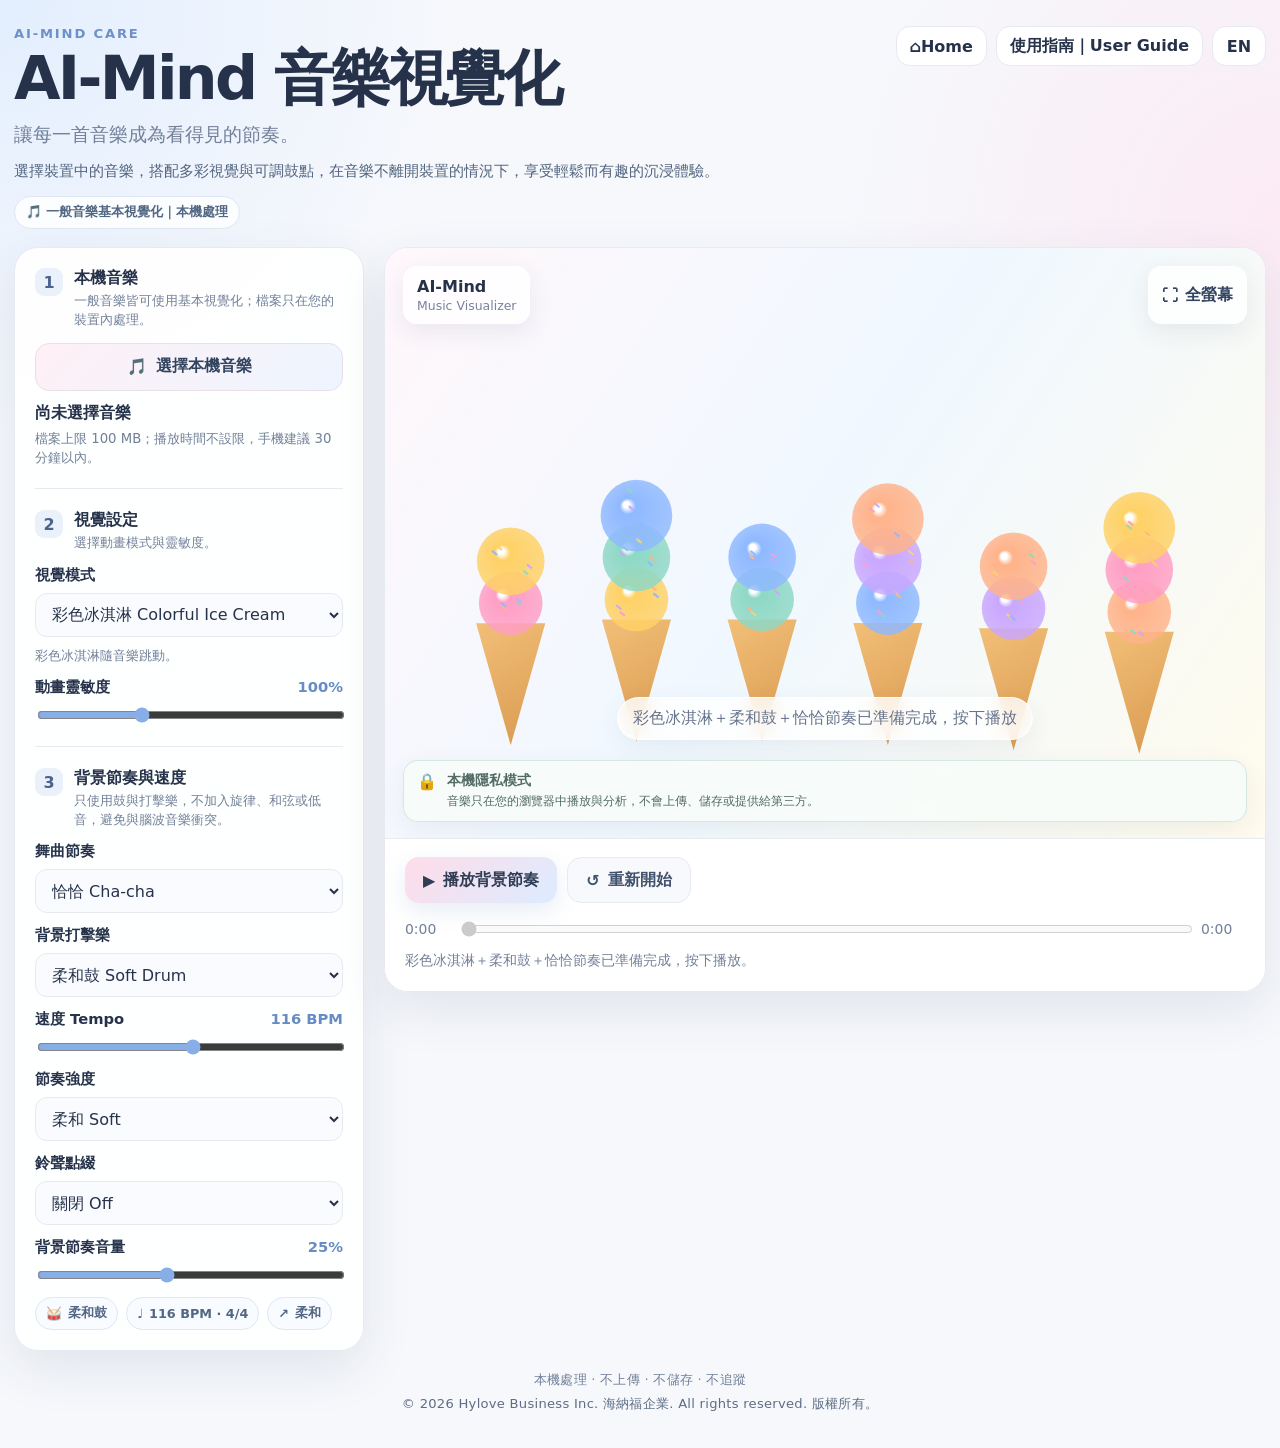
<file: index.html>
<!doctype html>
<html lang="zh-Hant">
<head>
<meta charset="utf-8">
<meta name="viewport" content="width=device-width, initial-scale=1, viewport-fit=cover">
<meta name="theme-color" content="#ffffff">
<meta name="description" content="AI-Mind Music Visualizer：本機音樂、可調速度打擊節奏與彩色視覺化；不需上傳音樂。">
<meta http-equiv="Content-Security-Policy"
      content="default-src 'self' blob: data:; connect-src 'none'; img-src 'self' blob: data:; media-src 'self' blob: data:; style-src 'unsafe-inline'; script-src 'unsafe-inline'; object-src 'none'; base-uri 'none'; form-action 'none'">
<title>AI-Mind Music Visualizer V4.1</title>
<style>
:root{
  --bg:#f6f8fc;--surface:#fff;--soft:#fafbfe;--text:#25324a;--muted:#728099;
  --line:#e6eaf1;--accent:#88aee8;--accent2:#f2bfd5;--shadow:0 18px 50px rgba(45,60,90,.10);
  font-family:Inter,system-ui,-apple-system,"Segoe UI","Noto Sans TC","Microsoft JhengHei",sans-serif;
}
*{box-sizing:border-box}
html,body{min-height:100%}
body{
  margin:0;color:var(--text);
  background:
    radial-gradient(circle at 0 0,rgba(220,235,255,.75),transparent 28rem),
    radial-gradient(circle at 100% 15%,rgba(255,226,239,.62),transparent 27rem),
    var(--bg);
}
button,select,input{font:inherit}
button,input,select{accent-color:var(--accent)}
button:focus-visible,select:focus-visible,input:focus-visible,.file-btn:focus-within{
  outline:3px solid rgba(91,143,221,.32);outline-offset:3px
}
.page{width:min(1280px,calc(100% - 28px));margin:auto;padding:26px 0 34px}
.topbar{display:flex;justify-content:space-between;gap:18px;align-items:flex-start;margin-bottom:18px}
.brand{margin:0 0 6px;color:#6e90c8;font-weight:850;font-size:.82rem;letter-spacing:.14em;text-transform:uppercase}
h1{margin:0;font-size:clamp(2rem,4.7vw,4rem);line-height:1.05;letter-spacing:-.045em}
.lead{margin:12px 0 0;color:var(--muted);font-size:clamp(1rem,1.8vw,1.17rem)}
.home-btn,.guide-btn,.lang-btn,.file-btn,.primary,.secondary,.stage-btn{
  border:0;border-radius:14px;cursor:pointer;font-weight:780;transition:.16s ease
}
.home-btn:hover,.guide-btn:hover,.lang-btn:hover,.file-btn:hover,.primary:hover,.secondary:hover,.stage-btn:hover{transform:translateY(-1px)}
.top-actions{display:flex;align-items:center;gap:9px}
.home-btn,.guide-btn,.lang-btn{display:inline-flex;align-items:center;justify-content:center;min-height:40px;padding:0 13px;color:var(--text);background:#fff;border:1px solid var(--line);text-decoration:none}
.guide-btn{gap:7px}
.lang-btn{min-width:54px}
.intro-text{max-width:780px;margin:11px 0 0;color:#52647f;font-size:.96rem;line-height:1.65}
.scope-chip{display:inline-flex;align-items:center;gap:7px;margin-top:12px;padding:7px 11px;border:1px solid #dfe7f2;border-radius:999px;background:rgba(255,255,255,.82);color:#526783;font-size:.8rem;font-weight:760}
.compat-banner{display:flex;align-items:flex-start;gap:10px;margin:-4px 0 18px;padding:12px 14px;border:1px solid #f0dfb7;border-radius:15px;background:#fffaf0;color:#725c2e;line-height:1.5}
.compat-banner[hidden]{display:none}
.compat-banner strong{display:block;margin-bottom:2px}
.compat-banner p{margin:0;font-size:.86rem}
.modal-backdrop{position:fixed;inset:0;z-index:1000;display:grid;place-items:center;padding:18px;background:rgba(30,42,65,.42);backdrop-filter:blur(6px);-webkit-backdrop-filter:blur(6px)}
.modal-backdrop[hidden]{display:none}
.guide-modal{position:relative;width:min(720px,100%);max-height:min(86vh,820px);overflow:auto;padding:24px;border:1px solid rgba(255,255,255,.92);border-radius:24px;background:#fff;box-shadow:0 28px 90px rgba(25,38,65,.24)}
.guide-close-x{position:absolute;top:13px;right:13px;width:40px;height:40px;border:1px solid var(--line);border-radius:12px;background:#f8f9fc;color:var(--text);cursor:pointer;font-size:1.2rem}
.guide-modal h2{margin:0 48px 8px 0;font-size:clamp(1.45rem,4vw,2rem)}
.guide-intro{margin:0 0 17px;color:var(--muted);line-height:1.65}
.guide-steps{display:grid;gap:10px;margin:0;padding:0;list-style:none;counter-reset:guide}
.guide-steps li{position:relative;padding:12px 13px 12px 48px;border:1px solid var(--line);border-radius:14px;background:#fafbfe;line-height:1.55;counter-increment:guide}
.guide-steps li::before{content:counter(guide);position:absolute;left:13px;top:12px;display:grid;place-items:center;width:25px;height:25px;border-radius:8px;background:#eaf1fb;color:#4b638c;font-weight:850}
.guide-note{margin-top:14px;padding:13px 14px;border:1px solid #dceae5;border-radius:14px;background:#f5fbf9;color:#526b65;line-height:1.55}
.guide-device{margin-top:12px;padding:13px 14px;border:1px solid #e5e8f1;border-radius:14px;background:#fbfcfe;color:#596981;line-height:1.55}
.guide-actions{display:flex;justify-content:flex-end;margin-top:18px}
.guide-close{min-height:43px;padding:0 17px;border:0;border-radius:12px;background:linear-gradient(135deg,#ffdce9,#dcecff);color:#33445f;font-weight:780;cursor:pointer}
body.modal-open{overflow:hidden}

.workspace{display:grid;grid-template-columns:minmax(300px,350px) minmax(0,1fr);gap:20px;align-items:start}
.card{background:rgba(255,255,255,.95);border:1px solid var(--line);border-radius:24px;box-shadow:var(--shadow)}
.controls{padding:20px}
.section-title{display:flex;gap:11px;align-items:flex-start;margin-bottom:13px}
.section-title .n{display:grid;place-items:center;flex:0 0 28px;width:28px;height:28px;border-radius:9px;background:#eaf1fb;color:#4b638c;font-weight:850}
.section-title strong,.section-title small{display:block}
.section-title small{margin-top:3px;color:var(--muted);line-height:1.4}
.divider{height:1px;background:var(--line);margin:21px 0}
#musicFile{position:absolute;width:1px;height:1px;overflow:hidden;clip:rect(0,0,0,0);clip-path:inset(50%)}
.file-btn{
  display:flex;justify-content:center;align-items:center;gap:9px;min-height:48px;padding:0 15px;
  color:#33445f;background:linear-gradient(135deg,#fff0f6,#edf5ff);border:1px solid #eadfe8
}
.file-name{margin:12px 0 0;font-weight:760;word-break:break-word}
.helper,.status,.field small,footer{color:var(--muted)}
.helper{margin:5px 0 0;font-size:.83rem;line-height:1.45}
.field{display:grid;gap:8px;margin-top:13px}
.field>span:first-child{display:flex;justify-content:space-between;gap:10px;font-size:.92rem;font-weight:740}
.field output{color:#678bc4}
select{width:100%;min-height:44px;padding:0 38px 0 12px;color:var(--text);background:var(--soft);border:1px solid var(--line);border-radius:12px}
input[type=range]{width:100%}

.field small{line-height:1.4}
.mode-description{
  display:block;min-height:1.35em;margin-top:2px;color:#64748b;font-size:.81rem;line-height:1.45
}
.custom-panel{
  display:grid;gap:9px;margin-top:12px;padding:12px;border:1px solid #e3e8f1;
  border-radius:14px;background:#fafcff
}
.custom-panel[hidden]{display:none}
.custom-panel label{font-size:.86rem;font-weight:760}
.custom-row{display:grid;grid-template-columns:minmax(0,1fr) auto;gap:8px}
.custom-input{
  min-width:0;min-height:42px;padding:0 12px;color:var(--text);background:#fff;
  border:1px solid var(--line);border-radius:11px
}
.custom-apply{
  min-height:42px;padding:0 14px;border:0;border-radius:11px;cursor:pointer;
  color:#33445f;font-weight:780;background:linear-gradient(135deg,#ffe7f1,#e3efff)
}
.custom-status{min-height:1.3em;margin:0;color:#62728b;font-size:.8rem;line-height:1.4}
.custom-status.error{color:#b65061}
.custom-examples{margin:0;color:#7a879b;font-size:.75rem;line-height:1.45}

.main{overflow:hidden}
.stage{position:relative;min-height:590px;background:#f8faff;overflow:hidden;isolation:isolate}
canvas{display:block;width:100%;height:100%;min-height:590px}
.stage-head{position:absolute;inset:18px 18px auto;display:flex;justify-content:space-between;gap:14px;pointer-events:none}
.stage-brand{padding:10px 13px;border-radius:14px;background:rgba(255,255,255,.76);border:1px solid rgba(255,255,255,.88);box-shadow:0 8px 24px rgba(53,70,102,.09);backdrop-filter:blur(10px)}
.stage-brand strong,.stage-brand span{display:block}.stage-brand span{margin-top:2px;color:#77839a;font-size:.78rem}
.stage-btn{display:inline-flex;align-items:center;gap:7px;min-height:40px;padding:0 13px;color:#33445f;background:rgba(255,255,255,.78);border:1px solid rgba(255,255,255,.9);box-shadow:0 8px 24px rgba(53,70,102,.09);pointer-events:auto}
.hint{position:absolute;left:50%;bottom:98px;transform:translateX(-50%);max-width:calc(100% - 40px);margin:0;padding:10px 15px;border-radius:999px;background:rgba(255,255,255,.78);border:1px solid rgba(255,255,255,.92);color:#66738a;text-align:center;box-shadow:0 8px 24px rgba(53,70,102,.07);backdrop-filter:blur(10px);transition:opacity .2s}
.stage.playing .hint{opacity:0}
.stage-privacy{
  position:absolute;left:18px;right:18px;bottom:16px;display:flex;align-items:flex-start;gap:10px;
  padding:11px 13px;border:1px solid rgba(212,231,226,.92);border-radius:15px;
  color:#526b65;background:rgba(247,252,250,.88);box-shadow:0 8px 24px rgba(53,70,102,.07);
  backdrop-filter:blur(10px);-webkit-backdrop-filter:blur(10px)
}
.stage-privacy strong{display:block;margin-bottom:2px;font-size:.86rem}
.stage-privacy p{margin:0;font-size:.78rem;line-height:1.45}
.player{padding:18px 20px 20px;border-top:1px solid var(--line);background:#fff}
.transport{display:flex;gap:10px;flex-wrap:wrap}
.primary,.secondary{display:inline-flex;align-items:center;justify-content:center;gap:8px;min-height:46px;padding:0 18px}
.primary{color:#2f3d55;background:linear-gradient(135deg,#ffdce9,#dcecff);box-shadow:0 8px 22px rgba(91,124,174,.14)}
.secondary{color:#42526e;background:#f8f9fc;border:1px solid var(--line)}
button:disabled{cursor:not-allowed;opacity:.43;transform:none}
.progress{display:grid;grid-template-columns:44px 1fr 44px;gap:10px;align-items:center;margin-top:16px;color:var(--muted);font-size:.87rem;font-variant-numeric:tabular-nums}
.music-info{display:flex;flex-wrap:wrap;gap:8px;margin-top:12px}
.music-chip{display:inline-flex;align-items:center;gap:6px;padding:7px 10px;border:1px solid #e0e7f1;border-radius:999px;background:#f8fbff;color:#526783;font-size:.8rem;font-weight:750}
.status{min-height:1.4em;margin:12px 0 0;font-size:.88rem}.status.error{color:#bd5563}
.stage:fullscreen{width:100vw;height:100vh;min-height:100vh}.stage:fullscreen canvas{min-height:100vh}
footer{padding:18px 0 0;text-align:center;color:var(--muted);font-size:.82rem;line-height:1.6;letter-spacing:.02em}
.footer-privacy{display:block}
.footer-copyright{display:block;margin-top:3px;color:#5e6d84}
@media(max-width:950px){.workspace{grid-template-columns:1fr}.main{order:1}.controls{order:2}}
@media(max-width:600px){
  .page{width:min(100% - 18px,1280px);padding-top:18px}.topbar{gap:12px;flex-direction:column}.top-actions{width:100%;justify-content:flex-end;flex-wrap:wrap}
  h1{font-size:clamp(2rem,10vw,3rem)}.lead{line-height:1.55}.card{border-radius:18px}.controls{padding:16px}
  .stage,canvas{min-height:430px}.stage-head{inset:12px 12px auto}.stage-btn span:last-child{display:none}
  .intro-text{font-size:.9rem}.scope-chip{margin-top:10px}.guide-modal{padding:20px 16px;border-radius:19px}.guide-steps li{padding-left:46px}.hint{bottom:112px;border-radius:16px;font-size:.86rem}.stage-privacy{left:12px;right:12px;bottom:12px;padding:9px 10px}.stage-privacy p{font-size:.72rem}.transport{display:grid;grid-template-columns:1fr}.primary,.secondary{width:100%}
}


</style>
</head>
<body>
<main class="page">
  <header class="topbar">
    <div>
      <p class="brand">AI-Mind Care</p>
      <h1 id="title">AI-Mind 音樂視覺化</h1>
      <p class="lead" id="subtitle">讓每一首音樂成為看得見的節奏。</p>
      <p class="intro-text" id="introText">選擇裝置中的音樂，搭配多彩視覺與可調鼓點，在音樂不離開裝置的情況下，享受輕鬆而有趣的沉浸體驗。</p>
      <div class="scope-chip" id="scopeChip">🎵 一般音樂基本視覺化｜本機處理</div>
    </div>
    <div class="top-actions">
      <a id="homeBtn" class="home-btn" href="https://www.hyloveclub.com" aria-label="Home">⌂ <span>Home</span></a>
      <button id="guideBtn" class="guide-btn" type="button"><span id="guideBtnText">使用指南｜User Guide</span></button>
      <button id="langBtn" class="lang-btn" type="button">EN</button>
    </div>
  </header>

  <div id="compatBanner" class="compat-banner" hidden>
    <span aria-hidden="true">⚠️</span>
    <div><strong id="compatTitle">瀏覽器提醒</strong><p id="compatText"></p></div>
  </div>

  <section class="workspace">
    <aside class="card controls">
      <div class="section-title">
        <span class="n">1</span>
        <div><strong id="sourceTitle">本機音樂</strong><small id="sourceHelp">一般音樂皆可使用基本視覺化；檔案只在您的裝置內處理。</small></div>
      </div>

      <label class="file-btn" for="musicFile"><span>🎵</span><span id="chooseText">選擇本機音樂</span></label>
      <input id="musicFile" type="file" accept="audio/mpeg,audio/wav,audio/x-wav,audio/mp4,audio/aac,audio/ogg,.mp3,.wav,.m4a,.aac,.ogg">
      <p id="fileName" class="file-name">尚未選擇音樂</p>
      <p id="fileHelp" class="helper">檔案上限 100 MB；播放時間不設限，手機建議 30 分鐘以內。</p>

      <div class="divider"></div>

      <div class="section-title">
        <span class="n">2</span>
        <div><strong id="visualTitle">視覺設定</strong><small id="visualHelp">選擇動畫模式與靈敏度。</small></div>
      </div>

      <label class="field">
        <span id="visualModeLabel">視覺模式</span>
        <select id="visualMode">
          <option value="stars">星光流動 Star Flow</option>
          <option value="waves">療癒波浪 Healing Waves</option>
          <option value="bloom">綻放光影 Blooming Light</option>
          <option value="icecream" selected>彩色冰淇淋 Colorful Ice Cream</option>
          <option value="abstract">抽象幾何 Abstract Geometry</option>
          <option value="custom">其他 Others（自訂 Custom）</option>
        </select>
        <small id="visualDescription" class="mode-description">彩色冰淇淋隨音樂跳動。</small>
      </label>

      <div id="customPanel" class="custom-panel" hidden>
        <label id="customPromptLabel" for="customPrompt">輸入想顯示的安全主題</label>
        <div class="custom-row">
          <input id="customPrompt" class="custom-input" type="text" maxlength="40"
                 placeholder="例如：愛心、彩虹、泡泡、雪花">
          <button id="customApply" class="custom-apply" type="button">顯示</button>
        </div>
        <p id="customStatus" class="custom-status" role="status" aria-live="polite"></p>
        <p id="customExamples" class="custom-examples">支援：愛心、彩虹、泡泡、雪花、音符、花朵、海洋、煙火、星空、蝴蝶、雲朵、光芒。</p>
      </div>


      <label class="field">
        <span><span id="sensitivityLabel">動畫靈敏度</span><output id="sensitivityValue">100%</output></span>
        <input id="sensitivityRange" type="range" min="60" max="180" step="10" value="100">
      </label>

      <div class="divider"></div>

      <div class="section-title">
        <span class="n">3</span>
        <div><strong id="rhythmTitle">背景節奏與速度</strong><small id="rhythmHelp">只使用鼓與打擊樂，不加入旋律、和弦或低音，避免與腦波音樂衝突。</small></div>
      </div>

      <label class="field">
        <span id="rhythmStyleLabel">舞曲節奏</span>
        <select id="rhythmStyle">
          <option value="quickwaltz">圓舞曲 Quick Waltz</option>
          <option value="waltz">華爾茲 Waltz</option>
          <option value="soul">靈魂 Soul</option>
          <option value="blues">布魯斯 Soul Blues</option>
          <option value="tango">探戈 Tango</option>
          <option value="giliba">吉利巴 Giliba</option>
          <option value="rumba">倫巴 Rumba</option>
          <option value="chacha" selected>恰恰 Cha-cha</option>
          <option value="twist">扭扭 Twist</option>
          <option value="reggae">雷鬼 Reggae</option>
          <option value="rock">搖滾 Rock</option>
          <option value="country">鄉村 Country</option>
        </select>
      </label>

      <label class="field">
        <span id="percussionLabel">背景打擊樂</span>
        <select id="percussionSound">
          <option value="off">關閉 Off</option>
          <option value="softdrum" selected>柔和鼓 Soft Drum</option>
          <option value="conga">康加鼓 Conga</option>
          <option value="cajon">木箱鼓 Cajón</option>
          <option value="shaker">沙鈴 Shaker</option>
          <option value="drumshaker">鼓與沙鈴 Drum + Shaker</option>
        </select>
      </label>

      <label class="field">
        <span><span id="tempoLabel">速度 Tempo</span><output id="tempoValue">116 BPM</output></span>
        <input id="tempoRange" type="range" min="50" max="180" step="1" value="116">
      </label>

      <label class="field">
        <span id="intensityLabel">節奏強度</span>
        <select id="rhythmIntensity">
          <option value="soft" selected>柔和 Soft</option>
          <option value="standard">標準 Standard</option>
          <option value="energetic">活力 Energetic</option>
        </select>
      </label>

      <label class="field">
        <span id="bellLabel">鈴聲點綴</span>
        <select id="bellAccent">
          <option value="off" selected>關閉 Off</option>
          <option value="on">開啟 On</option>
        </select>
      </label>

      <label class="field">
        <span><span id="rhythmVolumeLabel">背景節奏音量</span><output id="rhythmVolumeValue">25%</output></span>
        <input id="rhythmVolume" type="range" min="0" max="60" step="5" value="25">
      </label>

      <div class="music-info">
        <span class="music-chip">🥁 <span id="percussionInfo">柔和鼓</span></span>
        <span class="music-chip">♩ <span id="tempoInfo">116 BPM · 4/4</span></span>
        <span class="music-chip">↗ <span id="intensityInfo">柔和</span></span>
      </div>
    </aside>

    <section class="card main">
      <section id="stage" class="stage">
        <canvas id="canvas"></canvas>
        <div class="stage-head">
          <div class="stage-brand"><strong>AI-Mind</strong><span>Music Visualizer</span></div>
          <button id="fullscreenBtn" class="stage-btn" type="button"><span>⛶</span><span id="fullscreenText">全螢幕</span></button>
        </div>
        <p id="hint" class="hint">彩色冰淇淋＋柔和鼓＋恰恰節奏已準備完成，按下播放</p>
        <div class="stage-privacy">
          <span aria-hidden="true">🔒</span>
          <div>
            <strong id="privacyTitle">本機隱私模式</strong>
            <p id="privacyText">音樂只在您的瀏覽器中播放與分析，不會上傳、儲存或提供給第三方。</p>
          </div>
        </div>
      </section>

      <div class="player">
        <div class="transport">
          <button id="playBtn" class="primary" type="button" disabled><span id="playIcon">▶</span><span id="playText">播放</span></button>
          <button id="restartBtn" class="secondary" type="button" disabled><span>↺</span><span id="restartText">重新開始</span></button>
        </div>
        <audio id="audio" preload="metadata" playsinline webkit-playsinline></audio>
        <div class="progress">
          <span id="currentTime">0:00</span>
          <input id="seek" type="range" min="0" max="1000" step="1" value="0" disabled aria-label="Playback position">
          <span id="duration">0:00</span>
        </div>
        <p id="status" class="status">彩色冰淇淋＋柔和鼓＋恰恰節奏已準備完成，按下播放。</p>
      </div>
    </section>
  </section>

  <footer>
    <span id="footerPrivacy" class="footer-privacy">Local processing · No upload · No storage · No tracking</span>
    <span class="footer-copyright">© 2026 Hylove Business Inc. 海納福企業. All rights reserved. 版權所有。</span>
  </footer>
</main>

<div id="guideBackdrop" class="modal-backdrop" hidden>
  <section class="guide-modal" role="dialog" aria-modal="true" aria-labelledby="guideTitle">
    <button id="guideCloseX" class="guide-close-x" type="button" aria-label="Close">×</button>
    <h2 id="guideTitle">使用指南</h2>
    <p id="guideIntro" class="guide-intro">四個步驟，讓您的音樂化為即時視覺。</p>
    <ol class="guide-steps">
      <li id="guideStep1"><strong>選擇本機音樂：</strong>一般音樂皆可使用基本視覺化。檔案不會上傳。</li>
      <li id="guideStep2"><strong>選擇視覺：</strong>星光、波浪、綻放、彩色冰淇淋、抽象幾何或自訂安全主題。</li>
      <li id="guideStep3"><strong>調整節奏：</strong>選擇舞曲、打擊樂、Tempo、強度與音量；不想混合鼓點時可選擇「關閉」。</li>
      <li id="guideStep4"><strong>按下播放：</strong>畫面會依音量、頻率與節奏即時變化。</li>
    </ol>
    <div id="guideLimit" class="guide-note"><strong>音樂限制：</strong>檔案上限 100 MB，不限制播放分鐘數；為了手機穩定度，建議 30 分鐘以內。MP3 或 WAV 最穩定。</div>
    <div id="guideDevice" class="guide-device"><strong>裝置建議：</strong>Apple 請使用 Safari；Android 請使用 Chrome。若 LINE 內建瀏覽器無法選檔、播放或全螢幕，請改用 Safari 或 Chrome 開啟。</div>
    <div class="guide-actions"><button id="guideClose" class="guide-close" type="button">關閉</button></div>
  </section>
</div>

<script>
"use strict";

const $ = (id) => document.getElementById(id);
const MAX_FILE = 100 * 1024 * 1024;

const texts = {
  zh:{
    title:"AI-Mind 音樂視覺化",subtitle:"讓每一首音樂成為看得見的節奏。",introText:"選擇裝置中的音樂，搭配多彩視覺與可調鼓點，在音樂不離開裝置的情況下，享受輕鬆而有趣的沉浸體驗。",scopeChip:"🎵 一般音樂基本視覺化｜本機處理",
    privacyTitle:"本機隱私模式",privacyText:"音樂只在您的瀏覽器中播放與分析，不會上傳、儲存或提供給第三方。",
    sourceTitle:"本機音樂",sourceHelp:"一般音樂皆可使用基本視覺化；檔案只在您的裝置內處理。",
    chooseText:"選擇本機音樂",noFile:"尚未選擇音樂",fileHelp:"檔案上限 100 MB；播放時間不設限，手機建議 30 分鐘以內。",
    visualTitle:"視覺設定",visualHelp:"選擇動畫模式與靈敏度。",visualModeLabel:"視覺模式",sensitivityLabel:"動畫靈敏度",customPromptLabel:"輸入想顯示的安全主題",customApply:"顯示",customPlaceholder:"例如：愛心、彩虹、泡泡、雪花",customExamples:"支援：愛心、彩虹、泡泡、雪花、音符、花朵、海洋、煙火、星空、蝴蝶、雲朵、光芒。",customUnable:"無法顯示",customEmpty:"請先輸入想顯示的主題。",
    rhythmTitle:"背景節奏與速度",rhythmHelp:"只使用鼓與打擊樂，不加入旋律、和弦或低音，避免與腦波音樂衝突。",rhythmStyleLabel:"舞曲節奏",percussionLabel:"背景打擊樂",tempoLabel:"速度 Tempo",intensityLabel:"節奏強度",bellLabel:"鈴聲點綴",rhythmVolumeLabel:"背景節奏音量",
    guideBtnText:"使用指南｜User Guide",compatTitle:"瀏覽器提醒",footerPrivacy:"本機處理 · 不上傳 · 不儲存 · 不追蹤",guideTitle:"使用指南",guideIntro:"四個步驟，讓您的音樂化為即時視覺。",guideStep1:"<strong>選擇本機音樂：</strong>一般音樂皆可使用基本視覺化。檔案不會上傳。",guideStep2:"<strong>選擇視覺：</strong>星光、波浪、綻放、彩色冰淇淋、抽象幾何或自訂安全主題。",guideStep3:"<strong>調整節奏：</strong>選擇舞曲、打擊樂、Tempo、強度與音量；不想混合鼓點時可選擇「關閉」。",guideStep4:"<strong>按下播放：</strong>畫面會依音量、頻率與節奏即時變化。",guideLimit:"<strong>音樂限制：</strong>檔案上限 100 MB，不限制播放分鐘數；為了手機穩定度，建議 30 分鐘以內。MP3 或 WAV 最穩定。",guideDevice:"<strong>裝置建議：</strong>Apple 請使用 Safari；Android 請使用 Chrome。若 LINE 內建瀏覽器無法選檔、播放或全螢幕，請改用 Safari 或 Chrome 開啟。",guideClose:"關閉",lineIOS:"您正在 LINE 內建瀏覽器中使用。若選檔、播放或全螢幕無反應，請改用 Safari 開啟。",lineAndroid:"您正在 LINE 內建瀏覽器中使用。若選檔、播放或全螢幕無反應，請改用 Chrome 開啟。",lineGeneric:"若 LINE 內建瀏覽器無法選檔、播放或全螢幕，請改用 Safari 或 Chrome 開啟。",unsupportedAudio:"此瀏覽器不支援所需的音訊功能，請改用 Safari 或 Chrome。",longMobile:"音樂已載入。手機播放時間超過 30 分鐘，仍可使用，但可能較耗電或較不穩定。",fullscreenUnavailable:"此瀏覽器不支援網頁全螢幕，其他功能仍可使用。",musicOnly:"正在播放本機音樂。",fullscreen:"全螢幕",exitFullscreen:"離開全螢幕",hint:"彩色冰淇淋＋柔和鼓＋恰恰節奏已準備完成，按下播放",play:"播放",playBackground:"播放背景節奏",playMixed:"播放音樂＋背景節奏",playBrainwave:"播放本機音樂",pause:"暫停",restart:"重新開始",
    ready:"請選擇本機音樂或背景音樂。",loaded:"音樂已在本機載入，沒有上傳。",playing:"正在播放本機音樂與背景節奏。",
    rhythmOnly:"正在播放瀏覽器即時生成的背景節奏。",brainwaveOnly:"正在播放本機音樂。",paused:"已暫停。",ended:"播放完成。",
    badType:"無法辨識此音訊格式，請改用 MP3、WAV、M4A、AAC 或 OGG。",tooLarge:"檔案超過 100 MB。",audioError:"瀏覽器無法播放此音訊。"
  },
  en:{
    title:"AI-Mind Music Visualizer",subtitle:"Turn every song into visible rhythm.",introText:"Choose music from your device, pair it with colorful visuals and adjustable percussion, and enjoy an immersive experience without the music leaving your device.",scopeChip:"🎵 Basic visualization for general music｜Local processing",
    privacyTitle:"Local Privacy Mode",privacyText:"Your music is played and analyzed only in your browser. It is not uploaded, stored, or shared.",
    sourceTitle:"Local Music",sourceHelp:"General music can use the basic visualizer; files stay on your device.",
    chooseText:"Choose Local Music",noFile:"No music selected",fileHelp:"Maximum file size: 100 MB. No time limit; 30 minutes or less is recommended on mobile.",
    visualTitle:"Visual Settings",visualHelp:"Choose a visual mode and sensitivity.",visualModeLabel:"Visual Mode",sensitivityLabel:"Visual Sensitivity",customPromptLabel:"Enter a safe visual theme",customApply:"Display",customPlaceholder:"Examples: hearts, rainbow, bubbles, snow",customExamples:"Supported: hearts, rainbow, bubbles, snow, music notes, flowers, ocean, fireworks, stars, butterflies, clouds, and light.",customUnable:"Unable to display",customEmpty:"Enter a visual theme first.",
    rhythmTitle:"Background Rhythm & Tempo",rhythmHelp:"Uses drums and percussion only—no melody, chords, or bass—to avoid clashing with brainwave music.",rhythmStyleLabel:"Dance Rhythm",percussionLabel:"Percussion Sound",tempoLabel:"Tempo",intensityLabel:"Rhythm Intensity",bellLabel:"Bell Accent",rhythmVolumeLabel:"Background Rhythm Volume",
    guideBtnText:"使用指南｜User Guide",compatTitle:"Browser Notice",footerPrivacy:"Local processing · No upload · No storage · No tracking",guideTitle:"User Guide",guideIntro:"Four simple steps turn your music into real-time visuals.",guideStep1:"<strong>Choose local music:</strong> General music can use the basic visualizer. Your file is not uploaded.",guideStep2:"<strong>Choose a visual:</strong> Star Flow, Healing Waves, Blooming Light, Colorful Ice Cream, Abstract Geometry, or a supported custom theme.",guideStep3:"<strong>Adjust the rhythm:</strong> Choose a dance rhythm, percussion, tempo, intensity, and volume. Select Off when you do not want added percussion.",guideStep4:"<strong>Press Play:</strong> The visuals respond to volume, frequencies, and rhythm in real time.",guideLimit:"<strong>Music limits:</strong> Maximum file size is 100 MB, with no hard time limit. For smoother mobile use, 30 minutes or less is recommended. MP3 or WAV is the most reliable.",guideDevice:"<strong>Device guidance:</strong> Use Safari on Apple devices and Chrome on Android. If LINE’s in-app browser cannot select a file, play audio, or enter full screen, reopen the page in Safari or Chrome.",guideClose:"Close",lineIOS:"You are using LINE’s in-app browser. If file selection, playback, or full screen does not respond, reopen the page in Safari.",lineAndroid:"You are using LINE’s in-app browser. If file selection, playback, or full screen does not respond, reopen the page in Chrome.",lineGeneric:"If LINE’s in-app browser cannot select a file, play audio, or enter full screen, reopen the page in Safari or Chrome.",unsupportedAudio:"This browser does not support the required audio features. Please use Safari or Chrome.",longMobile:"Music loaded. It is longer than 30 minutes; playback is allowed, but mobile devices may use more power or be less stable.",fullscreenUnavailable:"Full-screen mode is unavailable in this browser; all other functions remain available.",musicOnly:"Playing local music.",fullscreen:"Full Screen",exitFullscreen:"Exit Full Screen",hint:"Colorful Ice Cream, Soft Drum, and Cha-cha are ready",play:"Play",playBackground:"Play Background Rhythm",playMixed:"Play Music + Rhythm",playBrainwave:"Play Local Music",pause:"Pause",restart:"Restart",
    ready:"Choose local brainwave music or a background style.",loaded:"Music loaded locally. Nothing was uploaded.",playing:"Playing local music with background rhythm.",
    rhythmOnly:"Playing a background rhythm generated live in the browser.",brainwaveOnly:"Playing local music.",paused:"Paused.",ended:"Playback finished.",
    badType:"This audio format is not recognized. Try MP3, WAV, M4A, AAC, or OGG.",tooLarge:"The file is larger than 100 MB.",audioError:"Your browser cannot play this audio."
  }
};

const palette=["#8fb9ff","#f2bfd5","#fff8e8"];
const visualColors=["#ff9fc5","#ffd166","#83d9c4","#8db9ff","#c8a7ff","#ffb18a","#86c8e8"];

const rhythmConfigs={
  quickwaltz:{bpm:168,meter:"3/4",steps:12,kick:[0],snare:[4,8],accent:[2,6,10],shake:[1,3,5,7,9,11]},
  waltz:{bpm:92,meter:"3/4",steps:12,kick:[0],snare:[4,8],accent:[2,6,10],shake:[2,6,10]},
  soul:{bpm:88,meter:"4/4",steps:16,kick:[0,6,8,14],snare:[4,12],accent:[2,10],shake:[2,6,10,14]},
  blues:{bpm:76,meter:"4/4",steps:16,kick:[0,7,10],snare:[4,12],accent:[6,14],shake:[2,6,10,14]},
  tango:{bpm:126,meter:"4/4",steps:16,kick:[0,3,8,11],snare:[4,12,14],accent:[2,6,10],shake:[2,6,10,14]},
  giliba:{bpm:124,meter:"4/4",steps:16,kick:[0,5,8,13],snare:[3,7,11,15],accent:[6,14],shake:[1,3,5,7,9,11,13,15]},
  rumba:{bpm:92,meter:"4/4",steps:16,kick:[0,6,10,14],snare:[3,7,11,15],accent:[5,13],shake:[0,2,4,6,8,10,12,14]},
  chacha:{bpm:116,meter:"4/4",steps:16,kick:[0,4,8,12],snare:[2,6,9,10,13,14],accent:[5,11,15],shake:[0,2,4,6,8,10,12,14]},
  twist:{bpm:132,meter:"4/4",steps:16,kick:[0,4,8,12],snare:[4,12],accent:[2,6,10,14],shake:[2,6,10,14]},
  reggae:{bpm:78,meter:"4/4",steps:16,kick:[0,10],snare:[4,12],accent:[2,6,10,14],shake:[2,6,10,14]},
  rock:{bpm:120,meter:"4/4",steps:16,kick:[0,3,8,11],snare:[4,12],accent:[6,14],shake:[2,6,10,14]},
  country:{bpm:108,meter:"4/4",steps:16,kick:[0,8],snare:[4,12],accent:[2,6,10,14],shake:[2,6,10,14]}
};

const canvas=$("canvas"),ctx=canvas.getContext("2d",{alpha:false}),audio=$("audio"),stage=$("stage");
let lang="zh",objectUrl=null,hasFile=false,session=false,audioCtx=null,analyser=null,sourceNode=null,musicGain=null,rhythmGain=null,mixGain=null,compressor=null,freqData=null,timeData=null;
let stars=[],sprinkles=[],animId=null,lastFrame=performance.now(),timer=null,step=0,nextTime=0;
let customTheme="hearts",customDisplayable=true;

function t(k){return texts[lang][k]||k}
function setText(){
  ["title","subtitle","introText","scopeChip","privacyTitle","privacyText","sourceTitle","sourceHelp","chooseText","fileHelp","visualTitle","visualHelp","visualModeLabel","sensitivityLabel","customPromptLabel","customApply","customExamples","rhythmTitle","rhythmHelp","rhythmStyleLabel","percussionLabel","tempoLabel","intensityLabel","bellLabel","rhythmVolumeLabel","guideBtnText","compatTitle","footerPrivacy","guideTitle","guideIntro","guideClose"].forEach(id=>$(id).textContent=t(id));
  $("langBtn").textContent=lang==="zh"?"EN":"中";
  $("fullscreenText").textContent=document.fullscreenElement?t("exitFullscreen"):t("fullscreen");
  $("restartText").textContent=t("restart");$("hint").textContent=t("hint");
  $("customPrompt").placeholder=t("customPlaceholder");
  ["guideStep1","guideStep2","guideStep3","guideStep4","guideLimit","guideDevice"].forEach(id=>{$(id).innerHTML=t(id)});
  updatePlayUI();updateVisualModeUI();updateCompatibilityNotice();
  if(!hasFile)$("fileName").textContent=t("noFile");
}

const customThemes=[
  {key:"hearts",zh:"愛心",en:"Hearts",aliases:["愛心","心形","心","heart","hearts","love"]},
  {key:"rainbow",zh:"彩虹",en:"Rainbow",aliases:["彩虹","rainbow"]},
  {key:"bubbles",zh:"泡泡",en:"Bubbles",aliases:["泡泡","氣泡","气泡","bubble","bubbles"]},
  {key:"snow",zh:"雪花",en:"Snowflakes",aliases:["雪花","下雪","雪","snow","snowflake","snowflakes"]},
  {key:"notes",zh:"音符",en:"Music Notes",aliases:["音符","音樂","音乐","music","note","notes"]},
  {key:"flowers",zh:"花朵",en:"Flowers",aliases:["花朵","花","花瓣","flower","flowers","blossom","petals"]},
  {key:"ocean",zh:"海洋",en:"Ocean",aliases:["海洋","海浪","大海","ocean","sea","waves"]},
  {key:"fireworks",zh:"煙火",en:"Fireworks",aliases:["煙火","烟火","煙花","烟花","firework","fireworks"]},
  {key:"stars",zh:"星空",en:"Stars",aliases:["星空","星星","星辰","star","stars","starlight"]},
  {key:"butterflies",zh:"蝴蝶",en:"Butterflies",aliases:["蝴蝶","butterfly","butterflies"]},
  {key:"clouds",zh:"雲朵",en:"Clouds",aliases:["雲朵","云朵","白雲","白云","cloud","clouds"]},
  {key:"light",zh:"光芒",en:"Light",aliases:["光芒","光線","光线","聖光","圣光","light","rays","glow"]}
];

const blockedCustomTerms=[
  "色情","裸照","性器官","仇恨","納粹","纳粹","槍","枪","炸彈","炸弹","毒品","自殺","自杀",
  "porn","nude","genital","nazi","hate symbol","gun","weapon","bomb","drug","suicide"
];

const visualDescriptions={
  zh:{
    stars:"柔和星光隨音樂流動。",
    waves:"療癒波浪隨聲音起伏。",
    bloom:"花形光影隨旋律綻放。",
    icecream:"彩色冰淇淋隨音樂跳動。",
    abstract:"彩色光球、流動曲線與幾何圖形。",
    custom:"輸入安全主題，建立自訂視覺。"
  },
  en:{
    stars:"Soft starlight flows with the music.",
    waves:"Healing waves move with the sound.",
    bloom:"Flower-like light blooms with the melody.",
    icecream:"Colorful ice cream bounces with the music.",
    abstract:"Colorful orbs, flowing curves, and geometry.",
    custom:"Enter a safe theme for a custom visual."
  }
};

function updateVisualModeUI(){
  const mode=$("visualMode").value;
  $("customPanel").hidden=mode!=="custom";
  $("visualDescription").textContent=visualDescriptions[lang][mode]||"";
}

function normalizeCustomText(value){
  return value.trim().toLocaleLowerCase();
}

function applyCustomTheme(){
  const raw=$("customPrompt").value;
  const value=normalizeCustomText(raw);
  const status=$("customStatus");
  status.classList.remove("error");

  if(!value){
    customDisplayable=false;
    status.textContent=t("customEmpty");
    status.classList.add("error");
    return;
  }

  if(blockedCustomTerms.some(term=>value.includes(term))){
    customDisplayable=false;
    status.textContent=t("customUnable");
    status.classList.add("error");
    return;
  }

  const match=customThemes.find(theme=>theme.aliases.some(alias=>value.includes(alias.toLocaleLowerCase())));
  if(!match){
    customDisplayable=false;
    status.textContent=t("customUnable");
    status.classList.add("error");
    return;
  }

  customTheme=match.key;
  customDisplayable=true;
  status.textContent=lang==="zh"?`已顯示：${match.zh}`:`Displaying: ${match.en}`;
}

function browserInfo(){
  const ua=navigator.userAgent||"";
  const isiOS=/iPad|iPhone|iPod/.test(ua)||(navigator.platform==="MacIntel"&&navigator.maxTouchPoints>1);
  return{isLine:/Line\//i.test(ua)||/LIFF/i.test(ua),isiOS,isAndroid:/Android/i.test(ua),isMobile:isiOS||/Android|Mobile/i.test(ua)}
}
function updateCompatibilityNotice(){
  const info=browserInfo(),banner=$("compatBanner");
  if(!(window.AudioContext||window.webkitAudioContext)){
    banner.hidden=false;$("compatText").textContent=t("unsupportedAudio");return;
  }
  if(info.isLine){
    banner.hidden=false;$("compatText").textContent=t(info.isiOS?"lineIOS":info.isAndroid?"lineAndroid":"lineGeneric");
  }else banner.hidden=true;
}
function openGuide(){
  $("guideBackdrop").hidden=false;document.body.classList.add("modal-open");$("guideCloseX").focus();
}
function closeGuide(){
  $("guideBackdrop").hidden=true;document.body.classList.remove("modal-open");$("guideBtn").focus();
}
function setStatus(k,error=false){$("status").textContent=t(k);$("status").classList.toggle("error",error)}
function updatePlayUI(){
  $("playIcon").textContent=session?"⏸":"▶";
  if(session){
    $("playText").textContent=t("pause");
  }else if(hasFile&&$("percussionSound").value!=="off"){
    $("playText").textContent=t("playMixed");
  }else if(hasFile){
    $("playText").textContent=t("playBrainwave");
  }else{
    $("playText").textContent=t("playBackground");
  }
  stage.classList.toggle("playing",session)
}
function updateAvailable(){
  const ok=hasFile||$("percussionSound").value!=="off";$("playBtn").disabled=!ok;$("restartBtn").disabled=!ok
}
function supported(file){return Boolean((file.type&&file.type.startsWith("audio/"))||/\.(mp3|wav|m4a|aac|ogg)$/i.test(file.name))}
function releaseUrl(){if(objectUrl){URL.revokeObjectURL(objectUrl);objectUrl=null}}
function handleFile(file){
  if(!file)return;
  if(!supported(file)){setStatus("badType",true);return}
  if(file.size>MAX_FILE){setStatus("tooLarge",true);return}
  stopSession(false);releaseUrl();objectUrl=URL.createObjectURL(file);audio.src=objectUrl;audio.load();
  hasFile=true;$("fileName").textContent=file.name;$("seek").disabled=false;updateAvailable();setStatus("loaded")
}
async function ensureAudio(){
  if(audioCtx){if(audioCtx.state==="suspended")await audioCtx.resume();return}
  const AC=window.AudioContext||window.webkitAudioContext;if(!AC)throw new Error("No AudioContext");
  audioCtx=new AC();
  analyser=audioCtx.createAnalyser();analyser.fftSize=2048;analyser.smoothingTimeConstant=.82;
  musicGain=audioCtx.createGain();rhythmGain=audioCtx.createGain();mixGain=audioCtx.createGain();
  compressor=audioCtx.createDynamicsCompressor();
  compressor.threshold.value=-18;compressor.knee.value=18;compressor.ratio.value=5;compressor.attack.value=.006;compressor.release.value=.22;
  rhythmGain.gain.value=Number($("rhythmVolume").value)/100;
  sourceNode=audioCtx.createMediaElementSource(audio);
  sourceNode.connect(musicGain);musicGain.connect(mixGain);rhythmGain.connect(mixGain);
  mixGain.connect(analyser);analyser.connect(compressor);compressor.connect(audioCtx.destination);
  freqData=new Uint8Array(analyser.frequencyBinCount);timeData=new Uint8Array(analyser.fftSize)
}
function noiseBuffer(duration=.09){
  const len=Math.max(1,Math.floor(audioCtx.sampleRate*duration)),b=audioCtx.createBuffer(1,len,audioCtx.sampleRate),d=b.getChannelData(0);
  for(let i=0;i<len;i++)d[i]=Math.random()*2-1;return b
}
function intensityScale(){return{soft:.55,standard:.82,energetic:1.05}[$("rhythmIntensity").value]||.55}
function softKick(time,s=.75){
  const o=audioCtx.createOscillator(),g=audioCtx.createGain();o.type="sine";o.frequency.setValueAtTime(92,time);o.frequency.exponentialRampToValueAtTime(48,time+.13);
  g.gain.setValueAtTime(.0001,time);g.gain.exponentialRampToValueAtTime(.25*s,time+.007);g.gain.exponentialRampToValueAtTime(.0001,time+.18);
  o.connect(g).connect(rhythmGain);o.start(time);o.stop(time+.2)
}
function brushSnare(time,s=.55){
  const src=audioCtx.createBufferSource(),bp=audioCtx.createBiquadFilter(),lp=audioCtx.createBiquadFilter(),g=audioCtx.createGain();src.buffer=noiseBuffer(.12);
  bp.type="bandpass";bp.frequency.value=1700;bp.Q.value=.7;lp.type="lowpass";lp.frequency.value=4200;
  g.gain.setValueAtTime(.0001,time);g.gain.exponentialRampToValueAtTime(.12*s,time+.004);g.gain.exponentialRampToValueAtTime(.0001,time+.105);
  src.connect(bp).connect(lp).connect(g).connect(rhythmGain);src.start(time);src.stop(time+.13)
}
function shaker(time,s=.45,d=.055){
  const src=audioCtx.createBufferSource(),f=audioCtx.createBiquadFilter(),g=audioCtx.createGain();src.buffer=noiseBuffer(d+.02);f.type="highpass";f.frequency.value=5200;
  g.gain.setValueAtTime(.0001,time);g.gain.exponentialRampToValueAtTime(.075*s,time+.002);g.gain.exponentialRampToValueAtTime(.0001,time+d);
  src.connect(f).connect(g).connect(rhythmGain);src.start(time);src.stop(time+d+.02)
}
function conga(time,high=false,s=.65){
  const o=audioCtx.createOscillator(),f=audioCtx.createBiquadFilter(),g=audioCtx.createGain();o.type="sine";
  const start=high?330:210,end=high?220:125;o.frequency.setValueAtTime(start,time);o.frequency.exponentialRampToValueAtTime(end,time+.12);
  f.type="bandpass";f.frequency.value=high?420:260;f.Q.value=1.1;
  g.gain.setValueAtTime(.0001,time);g.gain.exponentialRampToValueAtTime(.18*s,time+.004);g.gain.exponentialRampToValueAtTime(.0001,time+.17);
  o.connect(f).connect(g).connect(rhythmGain);o.start(time);o.stop(time+.19)
}
function cajonBass(time,s=.7){
  softKick(time,s*.72);
  const src=audioCtx.createBufferSource(),f=audioCtx.createBiquadFilter(),g=audioCtx.createGain();src.buffer=noiseBuffer(.08);f.type="lowpass";f.frequency.value=650;
  g.gain.setValueAtTime(.0001,time);g.gain.exponentialRampToValueAtTime(.085*s,time+.003);g.gain.exponentialRampToValueAtTime(.0001,time+.075);
  src.connect(f).connect(g).connect(rhythmGain);src.start(time);src.stop(time+.09)
}
function cajonSlap(time,s=.6){
  const src=audioCtx.createBufferSource(),bp=audioCtx.createBiquadFilter(),g=audioCtx.createGain();src.buffer=noiseBuffer(.065);bp.type="bandpass";bp.frequency.value=2400;bp.Q.value=.85;
  g.gain.setValueAtTime(.0001,time);g.gain.exponentialRampToValueAtTime(.14*s,time+.002);g.gain.exponentialRampToValueAtTime(.0001,time+.058);
  src.connect(bp).connect(g).connect(rhythmGain);src.start(time);src.stop(time+.075)
}
function bell(time,s=.35){
  [880,1320].forEach((freq,i)=>{const o=audioCtx.createOscillator(),g=audioCtx.createGain();o.type="sine";o.frequency.setValueAtTime(freq,time);
    g.gain.setValueAtTime(.0001,time);g.gain.exponentialRampToValueAtTime(.045*s/(i+1),time+.008);g.gain.exponentialRampToValueAtTime(.0001,time+.32);
    o.connect(g).connect(rhythmGain);o.start(time);o.stop(time+.35)})
}
function scheduleStyle(style,st,time){
  const c=rhythmConfigs[style];if(!c)return;
  const sound=$("percussionSound").value;if(sound==="off")return;
  const level=intensityScale(),isKick=c.kick.includes(st),isSnare=c.snare.includes(st),isAccent=c.accent.includes(st),isShake=c.shake.includes(st);
  if(sound==="softdrum"||sound==="drumshaker"){
    if(isKick)softKick(time,(st===0?1:.78)*level);
    if(isSnare)brushSnare(time,.78*level);
    if(isAccent&&!isSnare&&$("rhythmIntensity").value==="energetic")brushSnare(time,.34*level)
  }
  if(sound==="conga"){
    if(isKick)conga(time,false,(st===0?1:.82)*level);
    if(isSnare||isAccent)conga(time,true,.72*level)
  }
  if(sound==="cajon"){
    if(isKick)cajonBass(time,(st===0?1:.82)*level);
    if(isSnare||isAccent)cajonSlap(time,.72*level)
  }
  if(sound==="shaker"&& (isShake||isKick||isSnare))shaker(time,(isKick||isSnare?.8:.55)*level,$("rhythmIntensity").value==="energetic"?.075:.055);
  if(sound==="drumshaker"&&isShake)shaker(time,.52*level,$("rhythmIntensity").value==="energetic"?.07:.05);
  if($("bellAccent").value==="on"&&st===0)bell(time,.5*level)
}
function stepDuration(){return 60/Number($("tempoRange").value)/4}
function scheduler(){
  if(!session||!audioCtx)return;const style=$("rhythmStyle").value;if(style==="none")return;
  const cfg=rhythmConfigs[style];
  while(nextTime<audioCtx.currentTime+.12){
    scheduleStyle(style,step,nextTime);nextTime+=stepDuration();step+=1;
    if(step>=cfg.steps)step=0
  }
}
function startRhythm(){
  stopRhythm();const style=$("rhythmStyle").value;if($("percussionSound").value==="off")return;
  step=0;nextTime=audioCtx.currentTime+.04;scheduler();timer=setInterval(scheduler,25)
}
function stopRhythm(){if(timer){clearInterval(timer);timer=null}}
async function startSession(){
  try{
    await ensureAudio();session=true;updatePlayUI();
    const rhythmOn=$("percussionSound").value!=="off";
    if(hasFile){await audio.play();setStatus(rhythmOn?"playing":"brainwaveOnly")}else setStatus("rhythmOnly");
    if(rhythmOn)startRhythm()
  }catch(e){console.error(e);session=false;updatePlayUI();setStatus("audioError",true)}
}
function stopSession(show=true){
  if(hasFile&&!audio.paused)audio.pause();stopRhythm();session=false;updatePlayUI();if(show)setStatus("paused")
}
function toggle(){session?stopSession():startSession()}
function restart(){if(hasFile)audio.currentTime=0;step=0;if(session)startRhythm()}
function fmt(sec){if(!Number.isFinite(sec))return"0:00";return`${Math.floor(sec/60)}:${Math.floor(sec%60).toString().padStart(2,"0")}`}
function progress(){
  const d=audio.duration||0,c=audio.currentTime||0;$("currentTime").textContent=fmt(c);$("duration").textContent=fmt(d);$("seek").value=d?Math.round(c/d*1000):0
}
function handleLoadedMetadata(){
  progress();
  if(browserInfo().isMobile&&Number.isFinite(audio.duration)&&audio.duration>1800)setStatus("longMobile");
  else if(hasFile)setStatus("loaded");
}
function seek(){if(audio.duration)audio.currentTime=Number($("seek").value)/1000*audio.duration}
async function fullscreen(){
  const active=document.fullscreenElement||document.webkitFullscreenElement;
  const request=stage.requestFullscreen||stage.webkitRequestFullscreen;
  const exit=document.exitFullscreen||document.webkitExitFullscreen;
  try{
    if(!active&&request)await request.call(stage);
    else if(active&&exit)await exit.call(document);
    else setStatus("fullscreenUnavailable",true);
  }catch(e){console.warn(e);setStatus("fullscreenUnavailable",true)}
}
function resize(){
  const r=canvas.getBoundingClientRect(),dpr=Math.min(devicePixelRatio||1,2),w=Math.max(1,Math.floor(r.width*dpr)),h=Math.max(1,Math.floor(r.height*dpr));
  if(canvas.width!==w||canvas.height!==h){canvas.width=w;canvas.height=h;ctx.setTransform(dpr,0,0,dpr,0,0);createStars(r.width,r.height)}
}
function rgba(hex,a){const n=parseInt(hex.slice(1),16);return`rgba(${n>>16&255},${n>>8&255},${n&255},${a})`}
function metrics(){
  const s=Number($("sensitivityRange").value)/100;
  if(!analyser||!session){const q=performance.now()*.001;return{low:(.12+Math.sin(q*.9)*.02)*s,mid:(.1+Math.sin(q*1.3+1)*.018)*s,high:(.08+Math.sin(q*1.8+2)*.015)*s,energy:(.1+Math.sin(q*.7)*.018)*s,wave:null}}
  analyser.getByteFrequencyData(freqData);analyser.getByteTimeDomainData(timeData);
  const hz=(audioCtx.sampleRate/2)/freqData.length,avg=(a,b)=>{let st=Math.floor(a/hz),en=Math.min(freqData.length,Math.ceil(b/hz)),sum=0;for(let i=st;i<en;i++)sum+=freqData[i];return sum/((en-st)*255||1)};
  const low=avg(20,250)*s,mid=avg(250,2500)*s,high=avg(2500,12000)*s;return{low,mid,high,energy:Math.min(1.4,(low*.45+mid*.38+high*.17)*1.5),wave:timeData}
}
function createStars(w,h){stars=Array.from({length:Math.max(80,Math.min(220,Math.floor(w*h/3500)))},()=>({x:Math.random()*w,y:Math.random()*h,size:.7+Math.random()*2.2,speed:4+Math.random()*14,tw:Math.random()*6.28,ci:Math.floor(Math.random()*3)}))}
function pastel(w,h,e){
  const g=ctx.createLinearGradient(0,0,w,h);g.addColorStop(0,rgba(palette[2],1));g.addColorStop(.52,rgba(palette[1],.72));g.addColorStop(1,"#f7fbff");ctx.fillStyle=g;ctx.fillRect(0,0,w,h)
}
function drawStars(w,h,m,dt,time){
  pastel(w,h,m.energy);ctx.save();ctx.globalCompositeOperation="screen";
  for(const s of stars){s.y-=s.speed*(1+m.energy*4)*dt;s.x+=Math.sin(time*.0004+s.tw)*8*dt;if(s.y<-10){s.y=h+10;s.x=Math.random()*w}
    const p=.55+Math.sin(time*.002+s.tw)*.28,r=s.size*(1+m.high*2.7);ctx.fillStyle=rgba(palette[s.ci],Math.max(.24,p));ctx.beginPath();ctx.arc(s.x,s.y,r,0,6.28);ctx.fill()}
  ctx.restore()
}
function drawWaves(w,h,m,time){
  pastel(w,h,m.energy);ctx.save();ctx.lineCap="round";
  for(let l=0;l<7;l++){const by=h*(.28+l*.075),amp=10+m.low*52+l*2.5,f=.008+l*.0015,sp=time*(.00055+l*.00005);ctx.beginPath();
    for(let x=-20;x<=w+20;x+=8){let sample=0;if(m.wave){const ix=Math.floor(x/w*(m.wave.length-1));sample=(m.wave[Math.max(0,ix)]-128)/128}
      const y=by+Math.sin(x*f+sp*7+l)*amp+sample*(8+m.mid*34);x===-20?ctx.moveTo(x,y):ctx.lineTo(x,y)}
    ctx.strokeStyle=rgba(palette[l%3],.3+m.mid*.16);ctx.lineWidth=2+m.energy*2.6;ctx.shadowBlur=13+m.energy*20;ctx.shadowColor=palette[l%3];ctx.stroke()}
  ctx.restore()
}
function drawBloom(w,h,m,time){
  pastel(w,h,m.energy);const cx=w/2,cy=h/2;ctx.save();ctx.translate(cx,cy);ctx.globalCompositeOperation="screen";
  for(let l=5;l>=1;l--){const r=34+l*28+m.mid*50,pl=46+l*12+m.high*48;ctx.save();ctx.rotate(time*.00005*(l%2?1:-1));
    for(let p=0;p<14;p++){ctx.save();ctx.rotate(6.28*p/14);const g=ctx.createRadialGradient(r,0,0,r,0,pl);g.addColorStop(0,rgba(palette[2],.76));g.addColorStop(.55,rgba(palette[l%3],.34));g.addColorStop(1,"rgba(255,255,255,0)");
      ctx.fillStyle=g;ctx.beginPath();ctx.ellipse(r,0,pl,14+m.mid*18,0,0,6.28);ctx.fill();ctx.restore()}ctx.restore()}
  const core=ctx.createRadialGradient(0,0,0,0,0,92+m.low*70);core.addColorStop(0,"rgba(255,255,255,.95)");core.addColorStop(.35,rgba(palette[1],.52));core.addColorStop(1,"rgba(255,255,255,0)");
  ctx.fillStyle=core;ctx.beginPath();ctx.arc(0,0,92+m.low*70,0,6.28);ctx.fill();ctx.restore()
}
function cone(x,y,w,h){ctx.beginPath();ctx.moveTo(x-w/2,y);ctx.lineTo(x+w/2,y);ctx.lineTo(x,y+h);ctx.closePath()}
function drawIceCream(w,h,m,time){
  const bg=ctx.createLinearGradient(0,0,w,h);bg.addColorStop(0,"#fff7fb");bg.addColorStop(.48,"#f0f8ff");bg.addColorStop(1,"#fffbed");ctx.fillStyle=bg;ctx.fillRect(0,0,w,h);
  const colors=["#ff9ec4","#ffd166","#8ed8c5","#8fb9ff","#c9a7ff","#ffb38a"],count=w<620?4:6,gap=w/(count+1),base=h*.64;
  for(let i=0;i<count;i++){const x=gap*(i+1),bounce=Math.sin(time*.0025+i*.8)*(5+m.mid*16),top=base+bounce,cw=Math.min(72,gap*.55),ch=118+m.low*28;
    const cg=ctx.createLinearGradient(x-cw/2,top,x+cw/2,top+ch);cg.addColorStop(0,"#f2bf78");cg.addColorStop(1,"#d9994f");ctx.fillStyle=cg;cone(x,top,cw,ch);ctx.fill();
    for(let sc=0;sc<2+(i%2);sc++){const r=31+m.high*13+sc*2,sy=top-20-sc*42,col=colors[(i+sc)%colors.length],sg=ctx.createRadialGradient(x-r*.28,sy-r*.3,3,x,sy,r);
      sg.addColorStop(0,"#fff");sg.addColorStop(.15,col);sg.addColorStop(1,rgba(col,.82));ctx.fillStyle=sg;ctx.beginPath();ctx.arc(x,sy,r,0,6.28);ctx.fill();
      const n=Math.floor(4+m.high*14);for(let q=0;q<n;q++){const seed=i*97+sc*41+q*13,a=(seed*.71)%6.28,d=r*(.24+((seed*.37)%.48)),sx=x+Math.cos(a)*d,sy2=sy+Math.sin(a)*d;ctx.strokeStyle=colors[(seed+2)%colors.length];ctx.lineWidth=2;ctx.beginPath();ctx.moveTo(sx-2,sy2-2);ctx.lineTo(sx+3,sy2+2);ctx.stroke()}}}
  if(session&&m.high>.12){for(let i=0;i<Math.min(5,Math.floor(m.high*8));i++)sprinkles.push({x:Math.random()*w,y:-10,vx:(Math.random()-.5)*12,vy:18+Math.random()*28,rot:Math.random()*6.28,c:colors[Math.floor(Math.random()*colors.length)],life:1})}
  for(let i=sprinkles.length-1;i>=0;i--){const s=sprinkles[i];s.x+=s.vx*.016;s.y+=s.vy*.016;s.rot+=.05;s.life-=.003;if(s.y>h+20||s.life<=0){sprinkles.splice(i,1);continue}
    ctx.save();ctx.translate(s.x,s.y);ctx.rotate(s.rot);ctx.strokeStyle=s.c;ctx.lineWidth=3;ctx.beginPath();ctx.moveTo(-4,0);ctx.lineTo(4,0);ctx.stroke();ctx.restore()}
  if(sprinkles.length>220)sprinkles.splice(0,sprinkles.length-220)
}

function drawAbstract(w,h,m,time){
  const bg=ctx.createLinearGradient(0,0,w,h);
  bg.addColorStop(0,"#fffafd");
  bg.addColorStop(.5,"#f2f8ff");
  bg.addColorStop(1,"#fffbea");
  ctx.fillStyle=bg;ctx.fillRect(0,0,w,h);

  ctx.save();
  ctx.globalCompositeOperation="multiply";
  const cx=w/2,cy=h/2;

  for(let i=0;i<18;i++){
    const angle=time*.00018*(i%2?1:-1)+i*.72;
    const orbit=Math.min(w,h)*(.10+(i%6)*.055);
    const pulse=1+m.low*.9+Math.sin(time*.0015+i)*.08;
    const x=cx+Math.cos(angle)*orbit;
    const y=cy+Math.sin(angle*1.17)*orbit*.66;
    const radius=(14+(i%5)*8+m.mid*24)*pulse;
    const color=visualColors[i%visualColors.length];
    const glow=ctx.createRadialGradient(x-radius*.25,y-radius*.28,2,x,y,radius);
    glow.addColorStop(0,"rgba(255,255,255,.92)");
    glow.addColorStop(.18,rgba(color,.62));
    glow.addColorStop(1,rgba(color,.06));
    ctx.fillStyle=glow;
    ctx.beginPath();ctx.arc(x,y,radius,0,Math.PI*2);ctx.fill();
  }

  ctx.globalCompositeOperation="screen";
  ctx.lineCap="round";
  for(let line=0;line<6;line++){
    const color=visualColors[(line+2)%visualColors.length];
    ctx.beginPath();
    for(let x=-20;x<=w+20;x+=12){
      const y=h*(.22+line*.11)
        +Math.sin(x*.009+time*.0014+line)* (16+m.low*44)
        +Math.cos(x*.004-time*.0008+line*.8)*(10+m.high*28);
      x===-20?ctx.moveTo(x,y):ctx.lineTo(x,y);
    }
    ctx.strokeStyle=rgba(color,.24+m.energy*.18);
    ctx.lineWidth=3+m.mid*4;
    ctx.shadowBlur=18+m.energy*24;
    ctx.shadowColor=color;
    ctx.stroke();
  }

  ctx.translate(cx,cy);
  for(let i=0;i<7;i++){
    const sides=3+(i%4);
    const radius=34+i*18+m.high*34;
    ctx.save();
    ctx.rotate(time*.00012*(i%2?1:-1)+i);
    ctx.strokeStyle=rgba(visualColors[i%visualColors.length],.28+m.energy*.18);
    ctx.lineWidth=2+m.mid*3;
    ctx.beginPath();
    for(let p=0;p<sides;p++){
      const a=Math.PI*2*p/sides;
      const x=Math.cos(a)*radius,y=Math.sin(a)*radius;
      p===0?ctx.moveTo(x,y):ctx.lineTo(x,y);
    }
    ctx.closePath();ctx.stroke();ctx.restore();
  }
  ctx.restore();
}


function drawHeartShape(x,y,size,color,alpha,rotation=0){
  ctx.save();ctx.translate(x,y);ctx.rotate(rotation);ctx.scale(size/32,size/32);
  ctx.beginPath();ctx.moveTo(0,9);ctx.bezierCurveTo(-20,-5,-16,-20,-5,-18);
  ctx.bezierCurveTo(0,-17,4,-13,6,-9);ctx.bezierCurveTo(8,-13,12,-17,17,-18);
  ctx.bezierCurveTo(29,-20,33,-5,12,10);ctx.lineTo(6,16);ctx.closePath();
  ctx.fillStyle=rgba(color,alpha);ctx.fill();ctx.restore()
}

function drawCustom(w,h,m,time){
  const bg=ctx.createLinearGradient(0,0,w,h);
  bg.addColorStop(0,"#fffafd");bg.addColorStop(.5,"#f2f8ff");bg.addColorStop(1,"#fffbea");
  ctx.fillStyle=bg;ctx.fillRect(0,0,w,h);

  if(!customDisplayable){
    ctx.save();ctx.fillStyle="#7a879b";ctx.textAlign="center";ctx.textBaseline="middle";
    ctx.font=`700 ${Math.max(20,Math.min(34,w*.035))}px system-ui, sans-serif`;
    ctx.fillText(lang==="zh"?"無法顯示":"Unable to display",w/2,h/2);ctx.restore();return;
  }

  const energy=1+m.energy*1.8;
  ctx.save();ctx.globalCompositeOperation="multiply";

  if(customTheme==="hearts"){
    for(let i=0;i<22;i++){
      const x=(i*97+time*.035*(1+i%3))%(w+100)-50;
      const y=h-((i*73+time*.045*(1+i%4))%(h+120));
      drawHeartShape(x,y,(14+i%5*5)*energy,visualColors[i%visualColors.length],.34+m.mid*.22,Math.sin(time*.001+i)*.25);
    }
  }else if(customTheme==="rainbow"){
    const cx=w/2,cy=h*.68,maxR=Math.min(w,h)*.48;
    for(let i=0;i<7;i++){
      ctx.beginPath();ctx.arc(cx,cy,maxR-i*18-m.low*14,Math.PI,Math.PI*2);
      ctx.strokeStyle=rgba(visualColors[i],.52);ctx.lineWidth=13+m.mid*7;ctx.stroke();
    }
  }else if(customTheme==="bubbles"){
    for(let i=0;i<34;i++){
      const r=8+(i%7)*5+m.high*18,x=(i*83+time*.025*(1+i%4))%(w+80)-40;
      const y=h-((i*61+time*.035*(1+i%3))%(h+100));
      const g=ctx.createRadialGradient(x-r*.3,y-r*.3,1,x,y,r);
      g.addColorStop(0,"rgba(255,255,255,.92)");g.addColorStop(.25,rgba(visualColors[i%7],.34));g.addColorStop(1,rgba(visualColors[i%7],.04));
      ctx.fillStyle=g;ctx.beginPath();ctx.arc(x,y,r,0,Math.PI*2);ctx.fill();
    }
  }else if(customTheme==="snow"){
    ctx.strokeStyle="rgba(112,166,220,.58)";ctx.lineWidth=1.6+m.high*2;
    for(let i=0;i<38;i++){
      const x=(i*79+time*.018*(1+i%4))%w,y=(i*57+time*.035*(1+i%3))%h,r=4+(i%5)*2;
      for(let a=0;a<3;a++){ctx.save();ctx.translate(x,y);ctx.rotate(a*Math.PI/3);ctx.beginPath();ctx.moveTo(-r,0);ctx.lineTo(r,0);ctx.stroke();ctx.restore()}
    }
  }else if(customTheme==="notes"){
    ctx.fillStyle="rgba(100,101,190,.52)";
    ctx.font=`${28+m.mid*26}px serif`;
    const symbols=["♪","♫","♩","♬"];
    for(let i=0;i<24;i++){const x=(i*101+time*.028*(1+i%3))%(w+80)-40,y=h-((i*67+time*.032*(1+i%4))%(h+90));ctx.fillText(symbols[i%4],x,y)}
  }else if(customTheme==="flowers"){
    for(let i=0;i<18;i++){
      const x=(i*109+60)%w,y=h*.18+(i*71+time*.01*(i%3-1))%(h*.7),r=10+(i%5)*4+m.mid*10;
      ctx.save();ctx.translate(x,y);ctx.rotate(time*.0003*(i%2?1:-1));
      for(let p=0;p<6;p++){ctx.rotate(Math.PI/3);ctx.fillStyle=rgba(visualColors[(i+p)%7],.38);ctx.beginPath();ctx.ellipse(r,0,r*.9,r*.38,0,0,Math.PI*2);ctx.fill()}
      ctx.fillStyle="rgba(255,215,92,.72)";ctx.beginPath();ctx.arc(0,0,r*.35,0,Math.PI*2);ctx.fill();ctx.restore();
    }
  }else if(customTheme==="ocean"){
    for(let l=0;l<8;l++){ctx.beginPath();for(let x=-20;x<=w+20;x+=10){const y=h*(.30+l*.075)+Math.sin(x*.011+time*.0015+l)*(14+m.low*44);x===-20?ctx.moveTo(x,y):ctx.lineTo(x,y)}
      ctx.strokeStyle=rgba(["#4ca6d8","#64c1d5","#7ed3c8","#82b5e8"][l%4],.28+m.energy*.18);ctx.lineWidth=3+m.mid*4;ctx.stroke()}
  }else if(customTheme==="fireworks"){
    for(let f=0;f<8;f++){const cx=(f*137+97)%w,cy=h*.18+(f*89)%(h*.58),phase=(time*.001+f*.7)%1,r=(26+phase*85)*(1+m.low*.4);
      for(let ray=0;ray<16;ray++){const a=Math.PI*2*ray/16;ctx.strokeStyle=rgba(visualColors[(f+ray)%7],.55*(1-phase));ctx.lineWidth=2;
        ctx.beginPath();ctx.moveTo(cx+Math.cos(a)*r*.35,cy+Math.sin(a)*r*.35);ctx.lineTo(cx+Math.cos(a)*r,cy+Math.sin(a)*r);ctx.stroke()}}
  }else if(customTheme==="stars"){
    for(let i=0;i<42;i++){const x=(i*91+time*.012*(1+i%3))%w,y=(i*53+time*.009*(1+i%4))%h,r=3+(i%5)+m.high*8;
      ctx.save();ctx.translate(x,y);ctx.rotate(time*.0005+i);ctx.fillStyle=rgba(visualColors[i%7],.46);ctx.beginPath();
      for(let p=0;p<10;p++){const rr=p%2?r*.42:r,a=-Math.PI/2+p*Math.PI/5;const px=Math.cos(a)*rr,py=Math.sin(a)*rr;p===0?ctx.moveTo(px,py):ctx.lineTo(px,py)}
      ctx.closePath();ctx.fill();ctx.restore()}
  }else if(customTheme==="butterflies"){
    for(let i=0;i<20;i++){const x=(i*103+time*.025*(1+i%3))%(w+100)-50,y=h-((i*69+time*.025*(1+i%4))%(h+100)),s=10+(i%5)*3+m.mid*8;
      ctx.save();ctx.translate(x,y);ctx.rotate(Math.sin(time*.001+i)*.25);ctx.fillStyle=rgba(visualColors[i%7],.42);
      ctx.beginPath();ctx.ellipse(-s*.45,0,s*.65,s*.42,-.35,0,Math.PI*2);ctx.ellipse(s*.45,0,s*.65,s*.42,.35,0,Math.PI*2);ctx.fill();
      ctx.strokeStyle="rgba(73,82,111,.45)";ctx.beginPath();ctx.moveTo(0,-s*.45);ctx.lineTo(0,s*.5);ctx.stroke();ctx.restore()}
  }else if(customTheme==="clouds"){
    for(let i=0;i<16;i++){const x=(i*127+time*.012*(1+i%3))%(w+160)-80,y=h*.16+(i*79)%(h*.58),s=18+(i%5)*6+m.low*12;
      ctx.fillStyle=rgba(i%2?"#dbeafe":"#f4dff0",.5);ctx.beginPath();ctx.arc(x-s*.6,y,s*.65,0,Math.PI*2);ctx.arc(x,y-s*.25,s*.85,0,Math.PI*2);ctx.arc(x+s*.7,y,s*.58,0,Math.PI*2);ctx.fill()}
  }else if(customTheme==="light"){
    const cx=w/2,cy=h/2;ctx.save();ctx.translate(cx,cy);ctx.globalCompositeOperation="screen";
    for(let i=0;i<30;i++){ctx.rotate(Math.PI*2/30);const len=Math.min(w,h)*(.18+(i%5)*.035)+m.high*60;
      const g=ctx.createLinearGradient(0,0,len,0);g.addColorStop(0,"rgba(255,255,255,.85)");g.addColorStop(1,rgba(visualColors[i%7],0));
      ctx.fillStyle=g;ctx.fillRect(0,-2-m.mid*3,len,4+m.mid*6)}
    ctx.restore();
  }
  ctx.restore();
}

function animate(now){
  resize();const r=canvas.getBoundingClientRect(),dt=Math.min(.05,(now-lastFrame)/1000);lastFrame=now;const m=metrics(),mode=$("visualMode").value;
  if(mode==="waves")drawWaves(r.width,r.height,m,now);else if(mode==="bloom")drawBloom(r.width,r.height,m,now);else if(mode==="icecream")drawIceCream(r.width,r.height,m,now);else if(mode==="abstract")drawAbstract(r.width,r.height,m,now);else if(mode==="custom")drawCustom(r.width,r.height,m,now);else drawStars(r.width,r.height,m,dt,now);
  animId=requestAnimationFrame(animate)
}

function updateRhythmInfo(){
  const style=$("rhythmStyle").value,sound=$("percussionSound").value,intensity=$("rhythmIntensity").value,c=rhythmConfigs[style];
  const soundLabels={
    off:lang==="zh"?"關閉":"Off",softdrum:lang==="zh"?"柔和鼓":"Soft Drum",conga:lang==="zh"?"康加鼓":"Conga",
    cajon:lang==="zh"?"木箱鼓":"Cajón",shaker:lang==="zh"?"沙鈴":"Shaker",drumshaker:lang==="zh"?"鼓與沙鈴":"Drum + Shaker"
  };
  const intensityLabels={soft:lang==="zh"?"柔和":"Soft",standard:lang==="zh"?"標準":"Standard",energetic:lang==="zh"?"活力":"Energetic"};
  $("percussionInfo").textContent=soundLabels[sound];
  $("tempoValue").value=$("tempoRange").value+" BPM";
  $("tempoInfo").textContent=`${$("tempoRange").value} BPM · ${c.meter}`;
  $("intensityInfo").textContent=intensityLabels[intensity];
  updatePlayUI()
}

$("musicFile").addEventListener("change",e=>handleFile(e.target.files&&e.target.files[0]));
$("playBtn").addEventListener("click",toggle);$("restartBtn").addEventListener("click",restart);$("fullscreenBtn").addEventListener("click",fullscreen);
$("seek").addEventListener("input",seek);
$("visualMode").addEventListener("change",updateVisualModeUI);
$("customApply").addEventListener("click",applyCustomTheme);
$("customPrompt").addEventListener("keydown",event=>{if(event.key==="Enter"){event.preventDefault();applyCustomTheme()}});
$("sensitivityRange").addEventListener("input",()=>{$("sensitivityValue").value=$("sensitivityRange").value+"%"});
$("rhythmVolume").addEventListener("input",()=>{$("rhythmVolumeValue").value=$("rhythmVolume").value+"%";if(rhythmGain&&audioCtx)rhythmGain.gain.setTargetAtTime(Number($("rhythmVolume").value)/100,audioCtx.currentTime,.02)});
function refreshRhythm(restart=true){
  updateAvailable();updateRhythmInfo();
  if(!session)return;
  if($("percussionSound").value==="off"){
    stopRhythm();
    if(!hasFile)stopSession();else setStatus("brainwaveOnly");
  }else if(restart){startRhythm();setStatus(hasFile?"playing":"rhythmOnly")}
}
$("rhythmStyle").addEventListener("change",()=>{const c=rhythmConfigs[$("rhythmStyle").value];$("tempoRange").value=c.bpm;refreshRhythm(true)});
$("percussionSound").addEventListener("change",()=>refreshRhythm(true));
$("tempoRange").addEventListener("input",()=>{updateRhythmInfo()});
$("rhythmIntensity").addEventListener("change",()=>refreshRhythm(true));
$("bellAccent").addEventListener("change",()=>refreshRhythm(true));
$("guideBtn").addEventListener("click",openGuide);
$("guideClose").addEventListener("click",closeGuide);
$("guideCloseX").addEventListener("click",closeGuide);
$("guideBackdrop").addEventListener("click",event=>{if(event.target===$("guideBackdrop"))closeGuide()});
document.addEventListener("keydown",event=>{if(event.key==="Escape"&&!$("guideBackdrop").hidden)closeGuide()});
$("langBtn").addEventListener("click",()=>{lang=lang==="zh"?"en":"zh";setText();updateRhythmInfo()});
audio.addEventListener("loadedmetadata",handleLoadedMetadata);audio.addEventListener("timeupdate",progress);audio.addEventListener("ended",()=>{stopRhythm();session=false;updatePlayUI();setStatus("ended")});
audio.addEventListener("error",()=>setStatus("audioError",true));
function handleFullscreenChange(){const active=document.fullscreenElement||document.webkitFullscreenElement;$("fullscreenText").textContent=active?t("exitFullscreen"):t("fullscreen");setTimeout(resize,60)}
document.addEventListener("fullscreenchange",handleFullscreenChange);
document.addEventListener("webkitfullscreenchange",handleFullscreenChange);
window.addEventListener("resize",resize);window.addEventListener("pagehide",()=>{stopSession(false);releaseUrl();if(animId)cancelAnimationFrame(animId);if(audioCtx&&audioCtx.state!=="closed")audioCtx.close().catch(()=>{})});

$("sensitivityValue").value="100%";$("rhythmVolumeValue").value="25%";$("tempoValue").value="116 BPM";updateAvailable();setText();updateRhythmInfo();resize();animId=requestAnimationFrame(animate);
</script>
</body>
</html>
</file>
